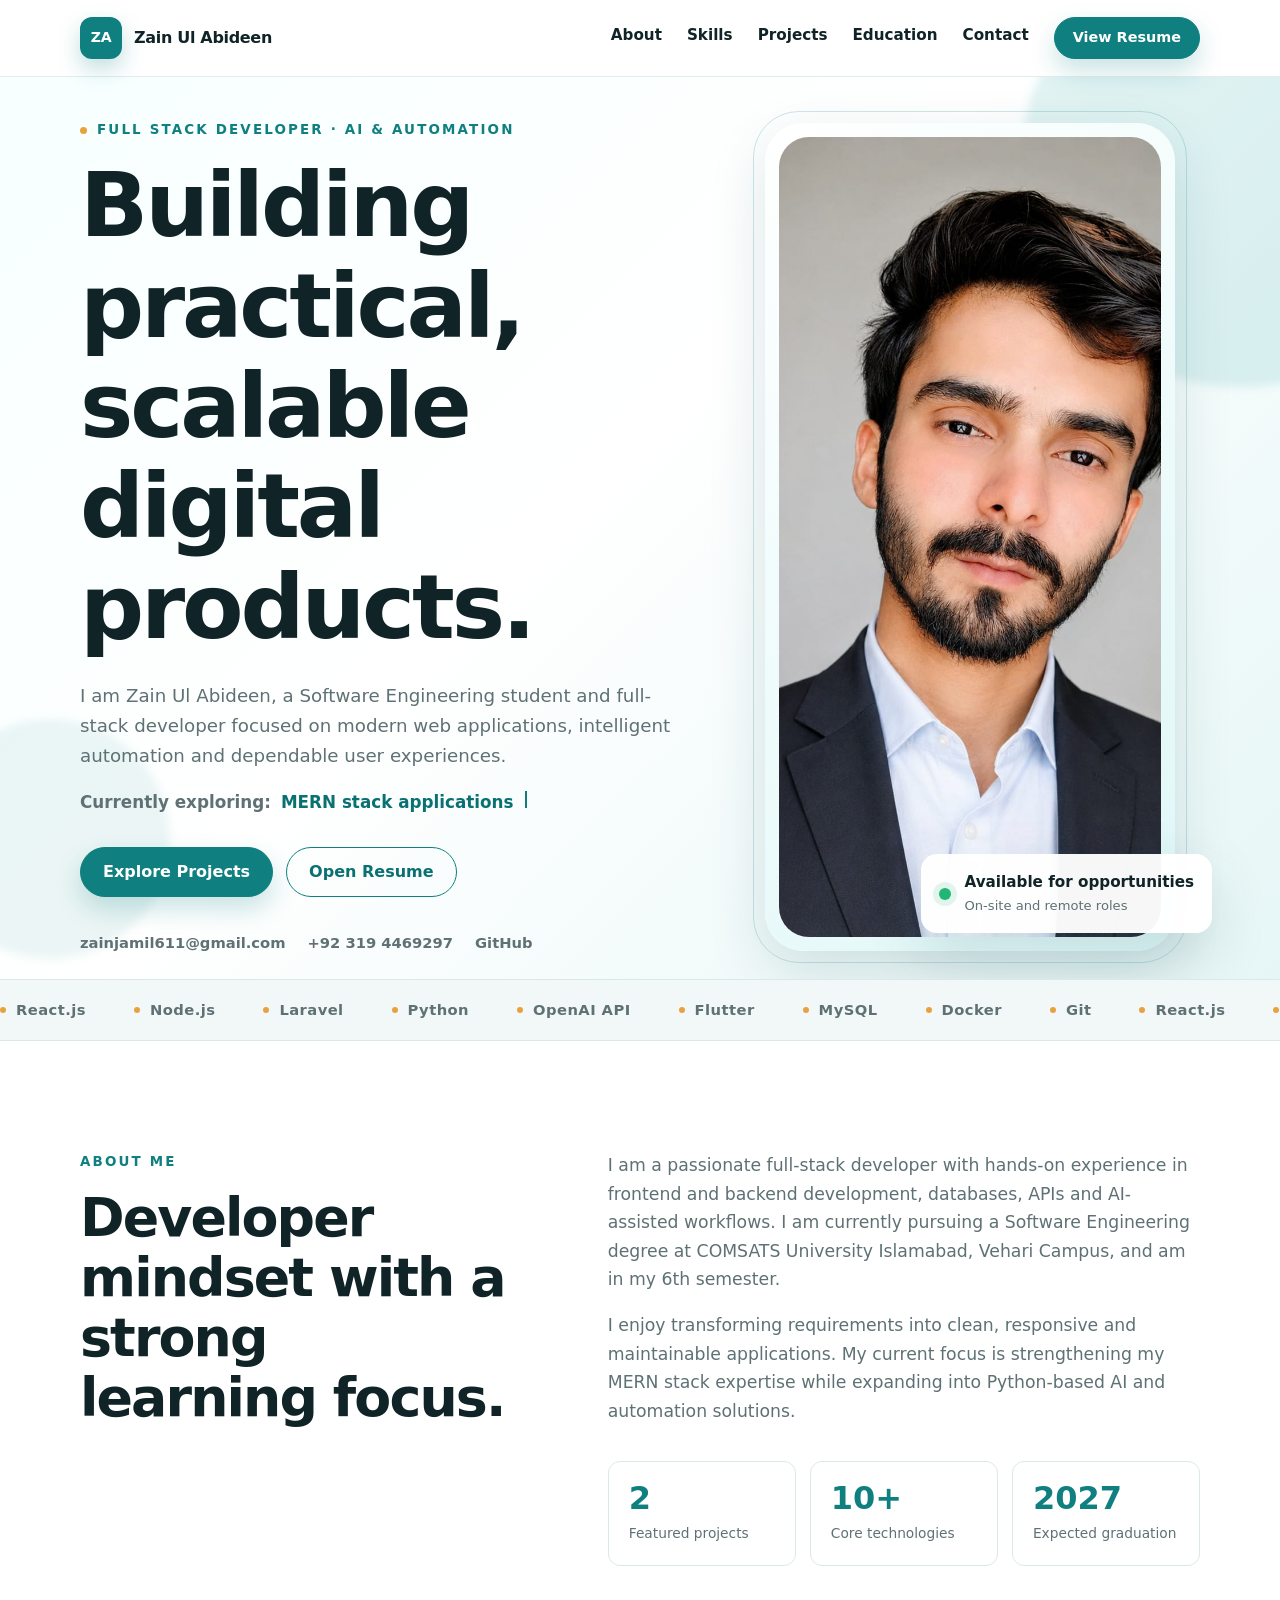
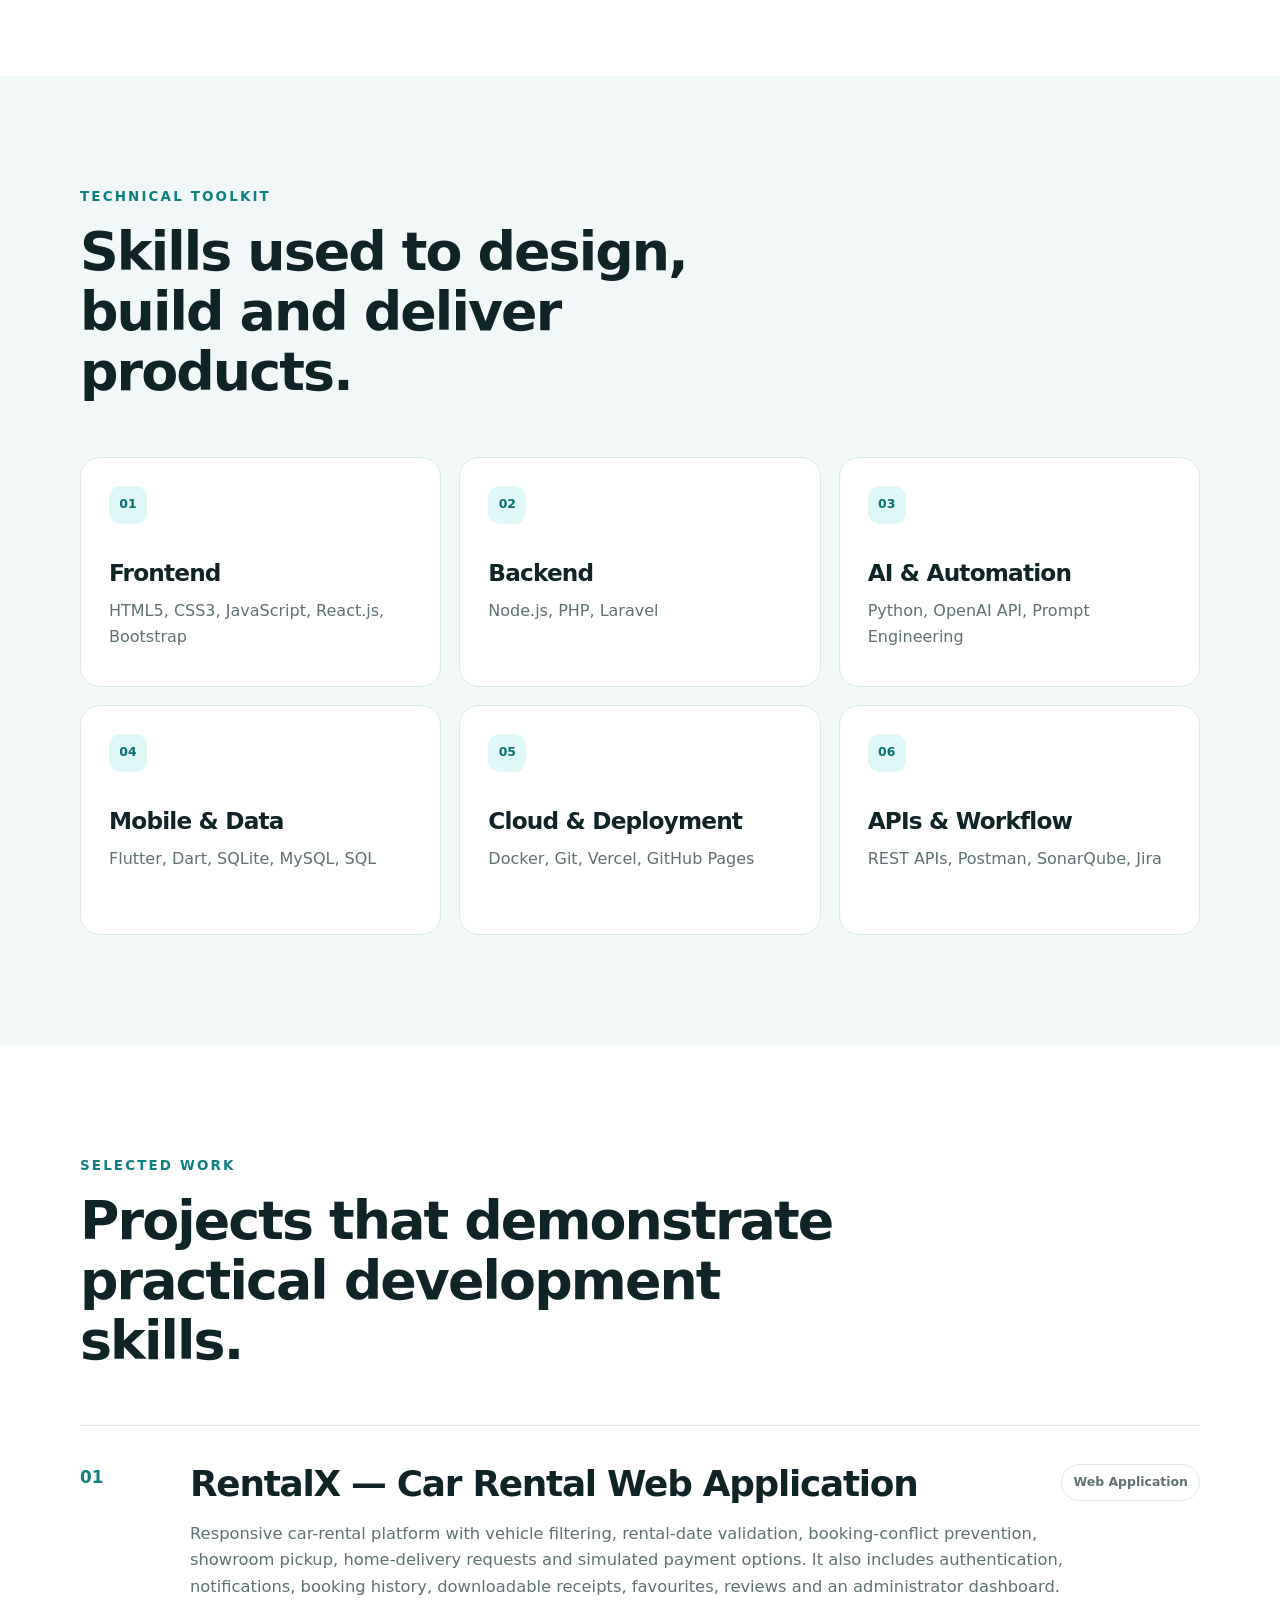
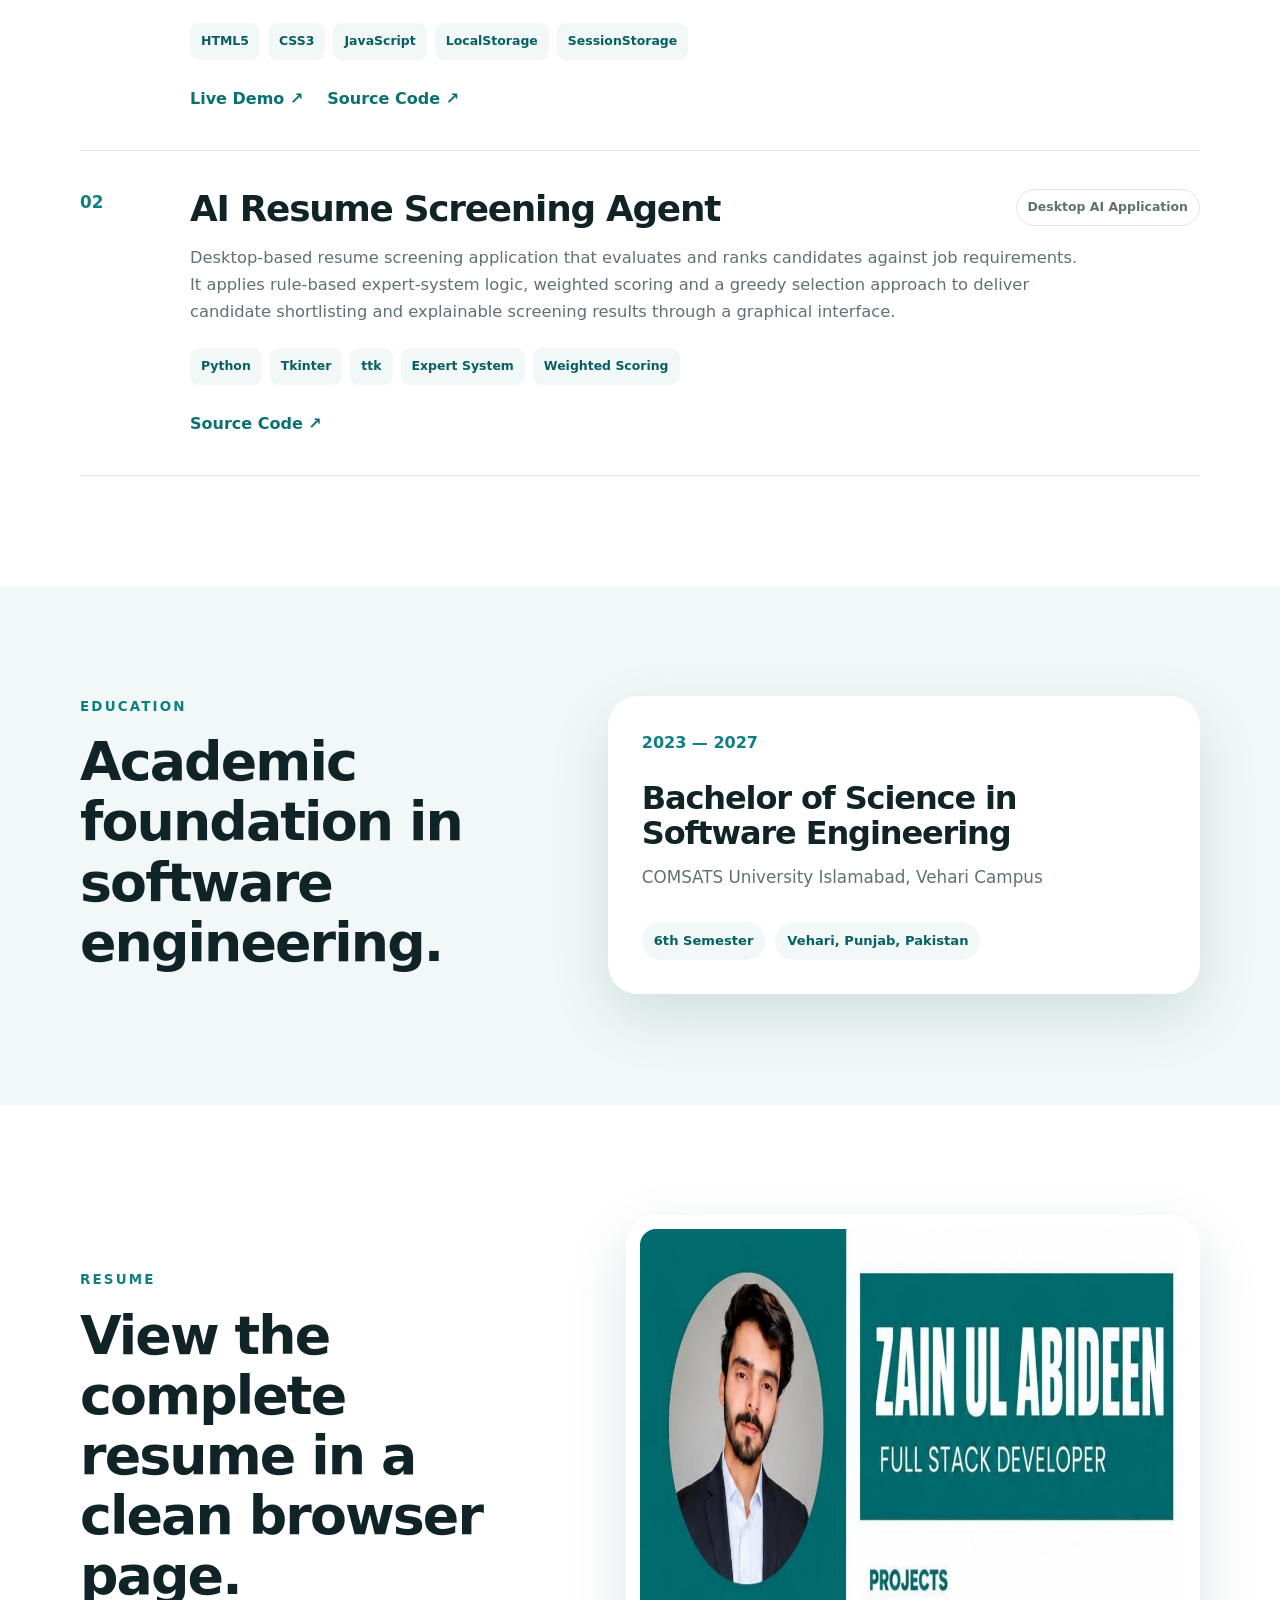
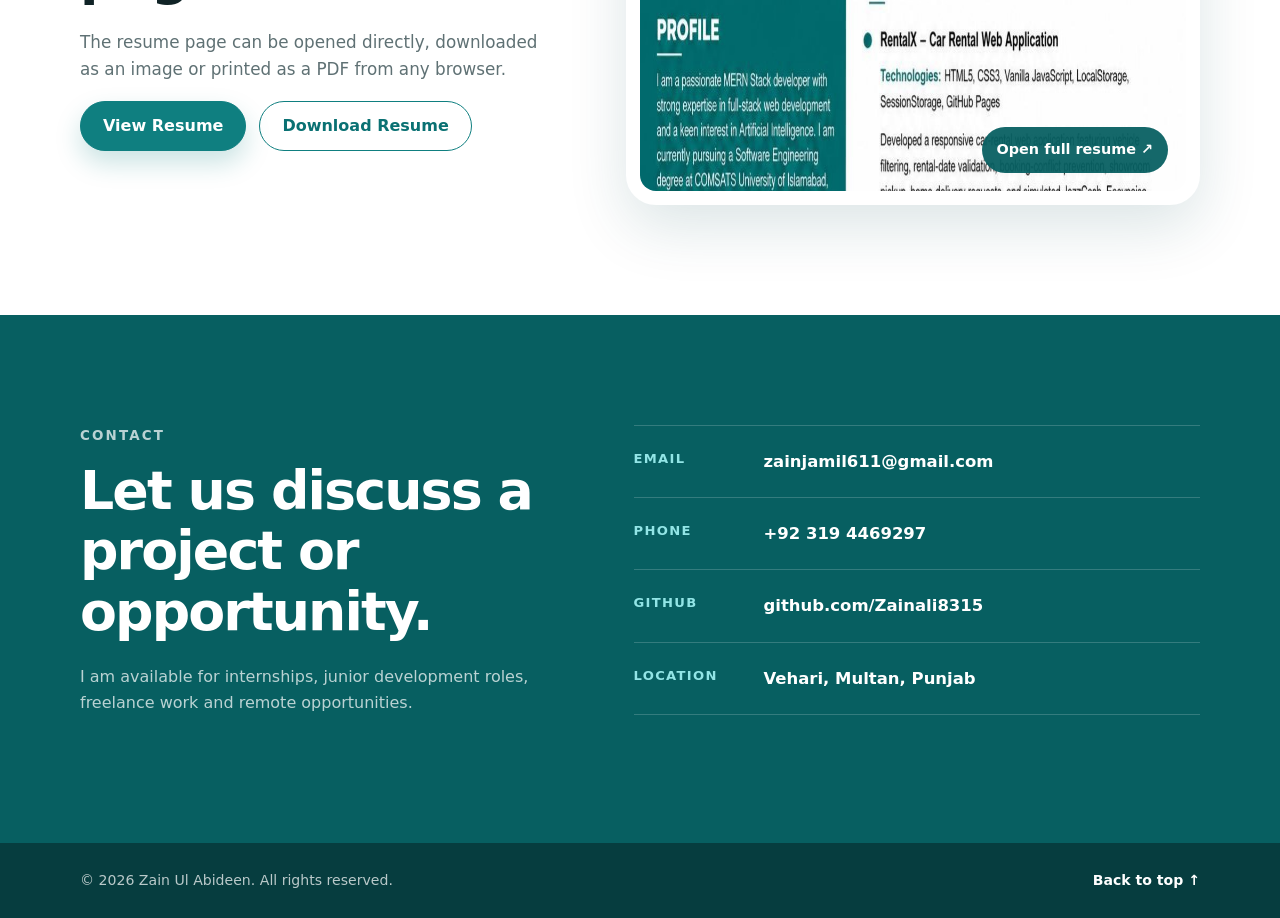
<file: index.html>
<!doctype html>
<html lang="en">
<head>
  <meta charset="utf-8">
  <meta name="viewport" content="width=1280">
  <meta name="description" content="Portfolio of Zain Ul Abideen, a full-stack developer specialising in React, Node.js, Laravel, Python, AI and automation.">
  <meta name="theme-color" content="#0f7f80">
  <meta property="og:title" content="Zain Ul Abideen — Full Stack Developer">
  <meta property="og:description" content="Projects, technical skills, education and resume of Zain Ul Abideen.">
  <meta property="og:type" content="website">
  <meta property="og:image" content="assets/social-preview.jpg">
  <title>Zain Ul Abideen | Full Stack Developer</title>
  <link rel="icon" href="data:image/svg+xml,<svg xmlns=%22http://www.w3.org/2000/svg%22 viewBox=%220 0 100 100%22><rect width=%22100%22 height=%22100%22 rx=%2220%22 fill=%22%230f7f80%22/><text y=%22.78em%22 x=%2250%22 text-anchor=%22middle%22 font-size=%2262%22 font-family=%22Arial%22 font-weight=%22700%22 fill=%22white%22>ZA</text></svg>">
  <link rel="stylesheet" href="styles.css">
  <script defer src="script.js"></script>
</head>
<body>
  <a class="skip-link" href="#main">Skip to content</a>
  <div class="scroll-progress" id="scrollProgress" aria-hidden="true"></div>

  <header class="site-header">
    <nav class="nav container" aria-label="Primary navigation">
      <a class="brand" href="#home" aria-label="Zain Ul Abideen home">
        <span class="brand-mark">ZA</span>
        <span>Zain Ul Abideen</span>
      </a>
      <button class="nav-toggle" type="button" aria-expanded="false" aria-controls="nav-links" aria-label="Open navigation">
        <span></span><span></span><span></span>
      </button>
      <div class="nav-links" id="nav-links">
        <a href="#about" data-nav-link>About</a>
        <a href="#skills" data-nav-link>Skills</a>
        <a href="#projects" data-nav-link>Projects</a>
        <a href="#education" data-nav-link>Education</a>
        <a href="#contact" data-nav-link>Contact</a>
        <a class="button button-small" href="resume.html">View Resume</a>
      </div>
    </nav>
  </header>

  <main id="main">
    <section class="hero section" id="home">
      <div class="hero-glow hero-glow-one"></div>
      <div class="hero-glow hero-glow-two"></div>
      <div class="container hero-grid">
        <div class="hero-content">
          <p class="eyebrow eyebrow-row hero-enter">
            <span class="eyebrow-dot" aria-hidden="true"></span>
            Full Stack Developer · AI &amp; Automation
          </p>
          <h1 class="hero-enter delay-1">Building practical, scalable digital products.</h1>
          <p class="hero-copy hero-enter delay-2">I am Zain Ul Abideen, a Software Engineering student and full-stack developer focused on modern web applications, intelligent automation and dependable user experiences.</p>
          <p class="role-line hero-enter delay-3" aria-live="polite">
            <span class="role-prefix">Currently exploring:</span>
            <span id="roleText"></span><span class="role-cursor" aria-hidden="true"></span>
          </p>
          <div class="hero-actions hero-enter delay-4">
            <a class="button" href="#projects">Explore Projects</a>
            <a class="button button-outline" href="resume.html">Open Resume</a>
          </div>
          <div class="quick-links hero-enter delay-5" aria-label="Contact links">
            <a href="mailto:zainjamil611@gmail.com">zainjamil611@gmail.com</a>
            <a href="tel:+923194469297">+92 319 4469297</a>
            <a href="https://github.com/Zainali8315" target="_blank" rel="noopener noreferrer">GitHub</a>
          </div>
        </div>
        <div class="hero-visual hero-enter delay-2">
          <div class="portrait-frame">
            <img src="assets/profile.jpg" alt="Professional portrait of Zain Ul Abideen" width="800" height="800">
          </div>
          <div class="availability-card">
            <span class="status-dot" aria-hidden="true"></span>
            <div>
              <strong>Available for opportunities</strong>
              <span>On-site and remote roles</span>
            </div>
          </div>
        </div>
      </div>
    </section>

    <div class="ticker-wrap" aria-hidden="true">
      <div class="ticker-track">
        <span>React.js</span><span>Node.js</span><span>Laravel</span><span>Python</span><span>OpenAI API</span><span>Flutter</span><span>MySQL</span><span>Docker</span><span>Git</span>
        <span>React.js</span><span>Node.js</span><span>Laravel</span><span>Python</span><span>OpenAI API</span><span>Flutter</span><span>MySQL</span><span>Docker</span><span>Git</span>
      </div>
    </div>

    <section class="section" id="about">
      <div class="container split-grid">
        <div class="reveal">
          <p class="section-label">About Me</p>
          <h2>Developer mindset with a strong learning focus.</h2>
        </div>
        <div class="about-copy reveal" style="--reveal-delay:.12s">
          <p>I am a passionate full-stack developer with hands-on experience in frontend and backend development, databases, APIs and AI-assisted workflows. I am currently pursuing a Software Engineering degree at COMSATS University Islamabad, Vehari Campus, and am in my 6th semester.</p>
          <p>I enjoy transforming requirements into clean, responsive and maintainable applications. My current focus is strengthening my MERN stack expertise while expanding into Python-based AI and automation solutions.</p>
          <div class="stats reveal-stagger">
            <div><strong data-count="2">0</strong><span>Featured projects</span></div>
            <div><strong data-count="10" data-suffix="+">0</strong><span>Core technologies</span></div>
            <div><strong data-count="2027" data-no-count="true">2027</strong><span>Expected graduation</span></div>
          </div>
        </div>
      </div>
    </section>

    <section class="section section-muted" id="skills">
      <div class="container">
        <div class="section-heading reveal">
          <p class="section-label">Technical Toolkit</p>
          <h2>Skills used to design, build and deliver products.</h2>
        </div>
        <div class="skills-grid reveal-stagger">
          <article class="skill-card">
            <span class="skill-number">01</span>
            <h3>Frontend</h3>
            <p>HTML5, CSS3, JavaScript, React.js, Bootstrap</p>
          </article>
          <article class="skill-card">
            <span class="skill-number">02</span>
            <h3>Backend</h3>
            <p>Node.js, PHP, Laravel</p>
          </article>
          <article class="skill-card">
            <span class="skill-number">03</span>
            <h3>AI & Automation</h3>
            <p>Python, OpenAI API, Prompt Engineering</p>
          </article>
          <article class="skill-card">
            <span class="skill-number">04</span>
            <h3>Mobile & Data</h3>
            <p>Flutter, Dart, SQLite, MySQL, SQL</p>
          </article>
          <article class="skill-card">
            <span class="skill-number">05</span>
            <h3>Cloud & Deployment</h3>
            <p>Docker, Git, Vercel, GitHub Pages</p>
          </article>
          <article class="skill-card">
            <span class="skill-number">06</span>
            <h3>APIs & Workflow</h3>
            <p>REST APIs, Postman, SonarQube, Jira</p>
          </article>
        </div>
      </div>
    </section>

    <section class="section" id="projects">
      <div class="container">
        <div class="section-heading reveal">
          <p class="section-label">Selected Work</p>
          <h2>Projects that demonstrate practical development skills.</h2>
        </div>

        <article class="project-card project-featured reveal">
          <div class="project-index">01</div>
          <div class="project-content">
            <div class="project-topline">
              <h3>RentalX — Car Rental Web Application</h3>
              <span class="project-type">Web Application</span>
            </div>
            <p>Responsive car-rental platform with vehicle filtering, rental-date validation, booking-conflict prevention, showroom pickup, home-delivery requests and simulated payment options. It also includes authentication, notifications, booking history, downloadable receipts, favourites, reviews and an administrator dashboard.</p>
            <div class="tags" aria-label="RentalX technologies">
              <span>HTML5</span><span>CSS3</span><span>JavaScript</span><span>LocalStorage</span><span>SessionStorage</span>
            </div>
            <div class="project-links">
              <a class="text-link" href="https://zainali8315.github.io/RentalX-Live-Demo/" target="_blank" rel="noopener noreferrer">Live Demo <span>↗</span></a>
              <a class="text-link" href="https://github.com/Zainali8315/RentalX-Live-Demo" target="_blank" rel="noopener noreferrer">Source Code <span>↗</span></a>
            </div>
          </div>
        </article>

        <article class="project-card reveal" style="--reveal-delay:.1s">
          <div class="project-index">02</div>
          <div class="project-content">
            <div class="project-topline">
              <h3>AI Resume Screening Agent</h3>
              <span class="project-type">Desktop AI Application</span>
            </div>
            <p>Desktop-based resume screening application that evaluates and ranks candidates against job requirements. It applies rule-based expert-system logic, weighted scoring and a greedy selection approach to deliver candidate shortlisting and explainable screening results through a graphical interface.</p>
            <div class="tags" aria-label="AI Resume Screening Agent technologies">
              <span>Python</span><span>Tkinter</span><span>ttk</span><span>Expert System</span><span>Weighted Scoring</span>
            </div>
            <div class="project-links">
              <a class="text-link" href="https://github.com/Zainali8315/AI-Resume-Screening-Agent" target="_blank" rel="noopener noreferrer">Source Code <span>↗</span></a>
            </div>
          </div>
        </article>
      </div>
    </section>

    <section class="section section-muted" id="education">
      <div class="container split-grid">
        <div class="reveal">
          <p class="section-label">Education</p>
          <h2>Academic foundation in software engineering.</h2>
        </div>
        <article class="education-card reveal" style="--reveal-delay:.12s">
          <div class="education-years">2023 — 2027</div>
          <h3>Bachelor of Science in Software Engineering</h3>
          <p>COMSATS University Islamabad, Vehari Campus</p>
          <div class="education-meta">
            <span>6th Semester</span>
            <span>Vehari, Punjab, Pakistan</span>
          </div>
        </article>
      </div>
    </section>

    <section class="section resume-section">
      <div class="container resume-grid">
        <div class="reveal">
          <p class="section-label">Resume</p>
          <h2>View the complete resume in a clean browser page.</h2>
          <p>The resume page can be opened directly, downloaded as an image or printed as a PDF from any browser.</p>
          <div class="hero-actions">
            <a class="button" href="resume.html">View Resume</a>
            <a class="button button-outline" href="assets/resume.jpg" download="Zain-Ul-Abideen-Resume.jpg">Download Resume</a>
          </div>
        </div>
        <a class="resume-preview reveal" style="--reveal-delay:.12s" href="resume.html" aria-label="Open full resume">
          <img src="assets/resume.jpg" alt="Preview of Zain Ul Abideen's resume" width="1024" height="1537" loading="lazy">
          <span>Open full resume ↗</span>
        </a>
      </div>
    </section>

    <section class="section contact-section" id="contact">
      <div class="container contact-grid">
        <div class="reveal">
          <p class="section-label section-label-light">Contact</p>
          <h2>Let us discuss a project or opportunity.</h2>
          <p>I am available for internships, junior development roles, freelance work and remote opportunities.</p>
        </div>
        <div class="contact-list reveal" style="--reveal-delay:.12s">
          <a href="mailto:zainjamil611@gmail.com"><span>Email</span><strong>zainjamil611@gmail.com</strong></a>
          <a href="tel:+923194469297"><span>Phone</span><strong>+92 319 4469297</strong></a>
          <a href="https://github.com/Zainali8315" target="_blank" rel="noopener noreferrer"><span>GitHub</span><strong>github.com/Zainali8315</strong></a>
          <div><span>Location</span><strong>Vehari, Multan, Punjab</strong></div>
        </div>
      </div>
    </section>
  </main>

  <footer class="site-footer">
    <div class="container footer-content">
      <p>© <span id="year"></span> Zain Ul Abideen. All rights reserved.</p>
      <a href="#home">Back to top ↑</a>
    </div>
  </footer>
</body>
</html>
</file>
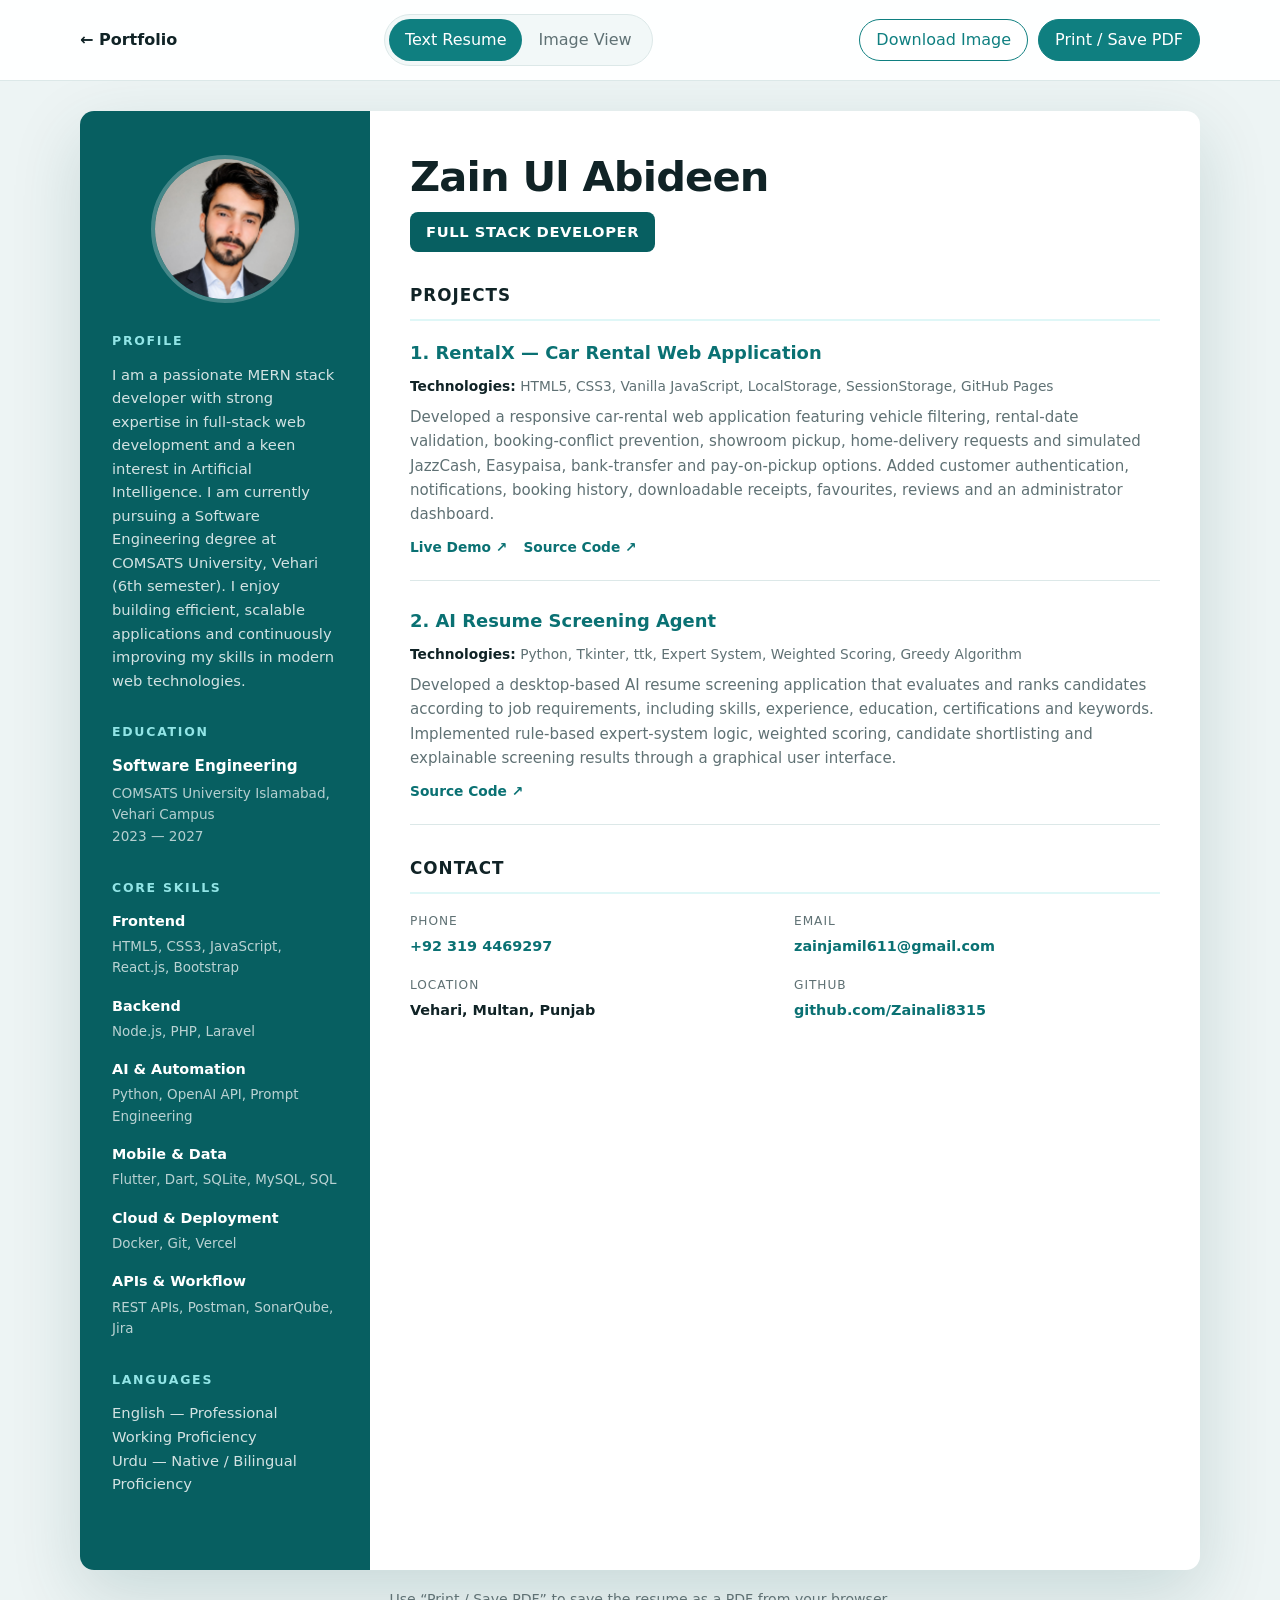
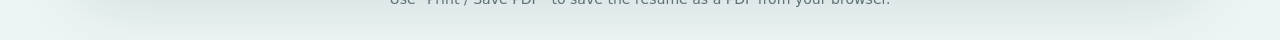
<file: resume.html>
<!doctype html>
<html lang="en">
<head>
  <meta charset="utf-8">
  <meta name="viewport" content="width=1280">
  <meta name="description" content="Resume of Zain Ul Abideen, Full Stack Developer.">
  <meta name="theme-color" content="#0f7f80">
  <title>Resume | Zain Ul Abideen</title>
  <style>
    :root { --teal: #0f7f80; --teal-800: #0a7173; --teal-900: #075f61; --teal-100: #dff7f7; --ink: #102326; --muted: #5f7174; --line: #dce8e8; --surface-soft: #f2f8f8; --shadow: 0 24px 70px rgba(3,74,76,.16); --ease: cubic-bezier(.22,1,.36,1); }
    * { box-sizing: border-box; }
    html { scroll-behavior: smooth; }
    body { margin: 0; font-family: Inter, ui-sans-serif, system-ui, -apple-system, "Segoe UI", sans-serif; color: var(--ink); background: #edf4f4; line-height: 1.6; }
    img { max-width: 100%; display: block; }
    a { color: inherit; }

    .toolbar { position: sticky; top: 0; z-index: 10; display: flex; flex-wrap: wrap; justify-content: space-between; align-items: center; gap: 16px; padding: 14px max(18px, calc((100% - 1120px)/2)); border-bottom: 1px solid var(--line); background: rgba(255,255,255,.94); backdrop-filter: blur(14px); }
    .brand { font-weight: 900; text-decoration: none; }
    .actions { display: flex; gap: 10px; flex-wrap: wrap; }
    .btn { display: inline-flex; align-items: center; justify-content: center; min-height: 42px; padding: 0 16px; border: 1px solid var(--teal); border-radius: 999px; color: #fff; background: var(--teal); text-decoration: none; font-weight: 800; cursor: pointer; font: inherit; transition: transform .25s var(--ease), box-shadow .25s var(--ease); }
    .btn:hover { transform: translateY(-2px); box-shadow: 0 14px 28px rgba(15,127,128,.25); }
    .btn.alt { background: #fff; color: var(--teal); }

    .view-toggle { display: inline-flex; padding: 4px; border-radius: 999px; background: var(--surface-soft); border: 1px solid var(--line); }
    .view-toggle button { border: 0; background: transparent; padding: 8px 16px; border-radius: 999px; font-weight: 800; font-size: .86rem; color: var(--muted); cursor: pointer; font: inherit; transition: background .25s var(--ease), color .25s var(--ease); }
    .view-toggle button.active { background: var(--teal); color: #fff; }

    main { width: min(1120px, calc(100% - 24px)); margin: 30px auto; }
    .note { text-align: center; color: var(--muted); font-size: .88rem; margin: 18px 0 30px; }

    /* image view */
    .resume-shell { overflow: hidden; border-radius: 14px; background: #fff; box-shadow: var(--shadow); }
    .resume-shell img { width: 100%; }

    /* text view */
    .resume-doc { display: none; overflow: hidden; border-radius: 14px; background: #fff; box-shadow: var(--shadow); }
    .resume-doc.active { display: grid; }
    .resume-shell.hidden { display: none; }
    .doc-grid { display: grid; grid-template-columns: 290px 1fr; min-height: 100%; }

    .doc-side { background: var(--teal-900); color: #fff; padding: 44px 32px; }
    .doc-photo { width: 148px; height: 148px; border-radius: 50%; overflow: hidden; margin: 0 auto 28px; border: 4px solid rgba(255,255,255,.25); }
    .doc-photo img { width: 100%; height: 100%; object-fit: cover; object-position: center 22%; }
    .doc-side h2 { font-size: .78rem; letter-spacing: .14em; text-transform: uppercase; color: #92e5e6; margin: 0 0 12px; }
    .doc-side section { margin-bottom: 30px; }
    .doc-side p { margin: 0; color: rgba(255,255,255,.82); font-size: .92rem; }
    .doc-side .doc-edu strong { display: block; font-size: .95rem; margin-bottom: 4px; }
    .doc-side .doc-edu span { display: block; color: rgba(255,255,255,.7); font-size: .85rem; }
    .skill-block { margin-bottom: 16px; }
    .skill-block strong { display: block; font-size: .9rem; margin-bottom: 3px; }
    .skill-block span { display: block; color: rgba(255,255,255,.72); font-size: .84rem; }

    .doc-main { padding: 44px 40px; }
    .doc-name { font-size: clamp(2rem, 4vw, 2.6rem); font-weight: 900; letter-spacing: -.02em; margin: 0 0 4px; line-height: 1.05; }
    .doc-role { display: inline-block; margin: 10px 0 30px; padding: 8px 16px; border-radius: 8px; background: var(--teal-900); color: #fff; font-weight: 800; font-size: .92rem; letter-spacing: .04em; text-transform: uppercase; }
    .doc-main h2 { font-size: 1.05rem; letter-spacing: .06em; text-transform: uppercase; color: var(--ink); margin: 0 0 18px; padding-bottom: 10px; border-bottom: 2px solid var(--teal-100); }
    .doc-project { margin-bottom: 26px; padding-bottom: 22px; border-bottom: 1px solid var(--line); }
    .doc-project:last-child { border-bottom: 0; margin-bottom: 0; padding-bottom: 0; }
    .doc-project h3 { margin: 0 0 8px; font-size: 1.12rem; color: var(--teal-800); }
    .doc-project .meta { font-size: .86rem; color: var(--muted); margin-bottom: 8px; }
    .doc-project .meta strong { color: var(--ink); }
    .doc-project p { margin: 0 0 10px; color: var(--muted); font-size: .94rem; }
    .doc-project .links { display: flex; flex-wrap: wrap; gap: 16px; font-size: .86rem; font-weight: 800; }
    .doc-project .links a { color: var(--teal-800); text-decoration: none; }
    .doc-project .links a:hover { text-decoration: underline; }

    .doc-contact-grid { display: grid; grid-template-columns: 1fr 1fr; gap: 18px; margin-top: 8px; }
    .doc-contact-grid div { font-size: .9rem; }
    .doc-contact-label { display: block; color: var(--muted); font-size: .76rem; text-transform: uppercase; letter-spacing: .08em; margin-bottom: 4px; }
    .doc-contact-value { display: block; color: var(--ink); font-weight: 700; }
    .doc-contact-value-link { display: block; color: var(--teal-800); text-decoration: none; font-weight: 700; }
    .doc-contact-value-link:hover { text-decoration: underline; }

    @media (max-width: 760px) {
      .doc-grid { grid-template-columns: 1fr; }
      .doc-side, .doc-main { padding: 32px 24px; }
      .toolbar { flex-direction: column; align-items: stretch; }
      .actions { justify-content: space-between; }
    }

    @media print {
      @page { size: A4; margin: 0; }
      .toolbar, .note, .view-toggle { display: none !important; }
      body { background: #fff; }
      main { width: 100%; margin: 0; }
      .resume-shell, .resume-doc { box-shadow: none; border-radius: 0; }
      .resume-doc { display: grid !important; }
      .resume-shell { display: none !important; }
      /* Force the desktop two-column layout regardless of viewport width */
      .doc-grid { grid-template-columns: 240px 1fr !important; }
      .doc-side, .doc-main { padding: 28px 22px !important; }
      .doc-photo { width: 110px !important; height: 110px !important; margin-bottom: 20px !important; }
      .doc-name { font-size: 1.9rem !important; }
      .doc-project { page-break-inside: avoid; }
      .doc-side section { page-break-inside: avoid; }
    }
  </style>
</head>
<body>
  <header class="toolbar">
    <a class="brand" href="index.html">← Portfolio</a>
    <div class="view-toggle" role="group" aria-label="Resume view">
      <button type="button" id="btnText" class="active">Text Resume</button>
      <button type="button" id="btnImage">Image View</button>
    </div>
    <div class="actions">
      <a class="btn alt" href="assets/resume.jpg" download="Zain-Ul-Abideen-Resume.jpg">Download Image</a>
      <button class="btn" type="button" onclick="window.print()">Print / Save PDF</button>
    </div>
  </header>
  <main>
    <div class="resume-doc active" id="docView">
      <div class="doc-grid">
        <aside class="doc-side">
          <div class="doc-photo">
            <img src="assets/profile.jpg" alt="Zain Ul Abideen">
          </div>
          <section>
            <h2>Profile</h2>
            <p>I am a passionate MERN stack developer with strong expertise in full-stack web development and a keen interest in Artificial Intelligence. I am currently pursuing a Software Engineering degree at COMSATS University, Vehari (6th semester). I enjoy building efficient, scalable applications and continuously improving my skills in modern web technologies.</p>
          </section>
          <section class="doc-edu">
            <h2>Education</h2>
            <strong>Software Engineering</strong>
            <span>COMSATS University Islamabad, Vehari Campus</span>
            <span>2023 — 2027</span>
          </section>
          <section>
            <h2>Core Skills</h2>
            <div class="skill-block">
              <strong>Frontend</strong>
              <span>HTML5, CSS3, JavaScript, React.js, Bootstrap</span>
            </div>
            <div class="skill-block">
              <strong>Backend</strong>
              <span>Node.js, PHP, Laravel</span>
            </div>
            <div class="skill-block">
              <strong>AI &amp; Automation</strong>
              <span>Python, OpenAI API, Prompt Engineering</span>
            </div>
            <div class="skill-block">
              <strong>Mobile &amp; Data</strong>
              <span>Flutter, Dart, SQLite, MySQL, SQL</span>
            </div>
            <div class="skill-block">
              <strong>Cloud &amp; Deployment</strong>
              <span>Docker, Git, Vercel</span>
            </div>
            <div class="skill-block">
              <strong>APIs &amp; Workflow</strong>
              <span>REST APIs, Postman, SonarQube, Jira</span>
            </div>
          </section>
          <section>
            <h2>Languages</h2>
            <p>English — Professional Working Proficiency<br>Urdu — Native / Bilingual Proficiency</p>
          </section>
        </aside>

        <div class="doc-main">
          <h1 class="doc-name">Zain Ul Abideen</h1>
          <span class="doc-role">Full Stack Developer</span>

          <h2>Projects</h2>

          <article class="doc-project">
            <h3>1. RentalX — Car Rental Web Application</h3>
            <div class="meta"><strong>Technologies:</strong> HTML5, CSS3, Vanilla JavaScript, LocalStorage, SessionStorage, GitHub Pages</div>
            <p>Developed a responsive car-rental web application featuring vehicle filtering, rental-date validation, booking-conflict prevention, showroom pickup, home-delivery requests and simulated JazzCash, Easypaisa, bank-transfer and pay-on-pickup options. Added customer authentication, notifications, booking history, downloadable receipts, favourites, reviews and an administrator dashboard.</p>
            <div class="links">
              <a href="https://zainali8315.github.io/RentalX-Live-Demo/" target="_blank" rel="noopener noreferrer">Live Demo ↗</a>
              <a href="https://github.com/Zainali8315/RentalX-Live-Demo" target="_blank" rel="noopener noreferrer">Source Code ↗</a>
            </div>
          </article>

          <article class="doc-project">
            <h3>2. AI Resume Screening Agent</h3>
            <div class="meta"><strong>Technologies:</strong> Python, Tkinter, ttk, Expert System, Weighted Scoring, Greedy Algorithm</div>
            <p>Developed a desktop-based AI resume screening application that evaluates and ranks candidates according to job requirements, including skills, experience, education, certifications and keywords. Implemented rule-based expert-system logic, weighted scoring, candidate shortlisting and explainable screening results through a graphical user interface.</p>
            <div class="links">
              <a href="https://github.com/Zainali8315/AI-Resume-Screening-Agent" target="_blank" rel="noopener noreferrer">Source Code ↗</a>
            </div>
          </article>

          <h2 style="margin-top:30px;">Contact</h2>
          <div class="doc-contact-grid doc-contact-grid-light">
            <div><span class="doc-contact-label">Phone</span><a href="tel:+923194469297" class="doc-contact-value-link">+92 319 4469297</a></div>
            <div><span class="doc-contact-label">Email</span><a href="mailto:zainjamil611@gmail.com" class="doc-contact-value-link">zainjamil611@gmail.com</a></div>
            <div><span class="doc-contact-label">Location</span><span class="doc-contact-value">Vehari, Multan, Punjab</span></div>
            <div><span class="doc-contact-label">GitHub</span><a href="https://github.com/Zainali8315" target="_blank" rel="noopener noreferrer" class="doc-contact-value-link">github.com/Zainali8315</a></div>
          </div>
        </div>
      </div>
    </div>

    <div class="resume-shell hidden" id="imageView">
      <img src="assets/resume.jpg" alt="Resume of Zain Ul Abideen" width="1024" height="1537">
    </div>

    <p class="note">Use “Print / Save PDF” to save the resume as a PDF from your browser.</p>
  </main>

  <script>
    const btnText = document.getElementById('btnText');
    const btnImage = document.getElementById('btnImage');
    const docView = document.getElementById('docView');
    const imageView = document.getElementById('imageView');

    btnText.addEventListener('click', () => {
      btnText.classList.add('active');
      btnImage.classList.remove('active');
      docView.classList.add('active');
      imageView.classList.add('hidden');
    });

    btnImage.addEventListener('click', () => {
      btnImage.classList.add('active');
      btnText.classList.remove('active');
      imageView.classList.remove('hidden');
      docView.classList.remove('active');
    });
  </script>
</body>
</html>
</file>
<file: styles.css>
:root {
  --teal-900: #075f61;
  --teal-800: #0a7173;
  --teal-700: #0f7f80;
  --teal-500: #20a3a5;
  --teal-100: #dff7f7;
  --amber-500: #e8a23d;
  --amber-100: #fdf2e1;
  --ink: #102326;
  --muted: #5f7174;
  --surface: #ffffff;
  --surface-soft: #f2f8f8;
  --line: #dce8e8;
  --shadow: 0 22px 60px rgba(3, 74, 76, .14);
  --shadow-lg: 0 32px 90px rgba(3, 74, 76, .20);
  --radius-lg: 30px;
  --radius-md: 20px;
  --radius-sm: 12px;
  --ease: cubic-bezier(.22, 1, .36, 1);
}

* { box-sizing: border-box; }
html { scroll-behavior: smooth; }
body {
  margin: 0;
  font-family: Inter, ui-sans-serif, system-ui, -apple-system, BlinkMacSystemFont, "Segoe UI", sans-serif;
  color: var(--ink);
  background: var(--surface);
  line-height: 1.65;
  -webkit-font-smoothing: antialiased;
  font-feature-settings: "tnum" 1;
}
img { max-width: 100%; display: block; }
a { color: inherit; }
button, input, textarea { font: inherit; }
.container { width: min(1120px, calc(100% - 40px)); margin-inline: auto; }
.section { position: relative; padding: 110px 0; scroll-margin-top: 82px; }
.section-muted { background: var(--surface-soft); }
.skip-link { position: fixed; left: 16px; top: -60px; z-index: 9999; padding: 10px 16px; background: #fff; border-radius: 8px; transition: .2s; }
.skip-link:focus { top: 16px; }

/* progress bar */
.scroll-progress { position: fixed; top: 0; left: 0; height: 3px; width: 0%; background: linear-gradient(90deg, var(--teal-500), var(--amber-500)); z-index: 1000; transition: width .1s linear; }

.site-header {
  position: sticky;
  top: 0;
  z-index: 100;
  border-bottom: 1px solid rgba(220, 232, 232, .8);
  background: rgba(255,255,255,.86);
  backdrop-filter: blur(18px);
}
.nav { min-height: 76px; display: flex; align-items: center; justify-content: space-between; gap: 24px; }
.brand { display: inline-flex; align-items: center; gap: 12px; font-weight: 800; text-decoration: none; letter-spacing: -.02em; }
.brand-mark { width: 42px; height: 42px; display: grid; place-items: center; border-radius: 12px; background: var(--teal-700); color: #fff; font-size: .88rem; box-shadow: 0 10px 22px rgba(15,127,128,.25); transition: transform .4s var(--ease); }
.brand:hover .brand-mark { transform: rotate(-8deg) scale(1.06); }
.nav-links { display: flex; align-items: center; gap: 25px; }
.nav-links a:not(.button) { position: relative; text-decoration: none; font-size: .95rem; font-weight: 650; padding-bottom: 4px; }
.nav-links a:not(.button)::after { content: ""; position: absolute; left: 0; right: 100%; bottom: 0; height: 2px; background: var(--teal-700); transition: right .3s var(--ease); }
.nav-links a:not(.button):hover { color: var(--teal-700); }
.nav-links a:not(.button):hover::after { right: 0; }
.nav-links a.active:not(.button) { color: var(--teal-700); }
.nav-links a.active:not(.button)::after { right: 0; }
.nav-toggle { display: none; width: 44px; height: 44px; padding: 10px; border: 0; background: transparent; cursor: pointer; }
.nav-toggle span { display: block; height: 2px; margin: 5px 0; background: var(--ink); transition: transform .3s var(--ease), opacity .3s var(--ease); }

.button { display: inline-flex; align-items: center; justify-content: center; min-height: 50px; padding: 0 22px; border: 1px solid var(--teal-700); border-radius: 999px; background: var(--teal-700); color: #fff; text-decoration: none; font-weight: 800; box-shadow: 0 12px 26px rgba(15,127,128,.22); transition: transform .3s var(--ease), box-shadow .3s var(--ease), background .3s var(--ease); }
.button:hover { transform: translateY(-3px); background: var(--teal-800); box-shadow: 0 20px 38px rgba(15,127,128,.30); }
.button:active { transform: translateY(-1px); }
.button-small { min-height: 42px; padding: 0 18px; font-size: .9rem; }
.button-outline { background: transparent; color: var(--teal-800); box-shadow: none; }
.button-outline:hover { color: #fff; }

/* hero */
.hero { overflow: hidden; min-height: calc(100vh - 76px); display: grid; align-items: center; padding: 42px 0 24px; background: linear-gradient(135deg, #f7ffff 0%, #fff 46%, #e6f6f6 100%); }
.hero-grid { display: grid; grid-template-columns: minmax(0, 1.08fr) minmax(320px, 460px); align-items: center; gap: clamp(36px, 5vw, 72px); }
.hero-content, .hero-visual { position: relative; z-index: 2; }
.hero-visual { display: flex; justify-content: flex-end; align-items: center; width: 100%; max-width: 460px; margin-left: auto; }
.eyebrow, .section-label { margin: 0 0 14px; color: var(--teal-700); font-size: .84rem; font-weight: 900; letter-spacing: .16em; text-transform: uppercase; }
.eyebrow-row { display: flex; align-items: center; gap: 10px; }
.eyebrow-dot { width: 7px; height: 7px; border-radius: 50%; background: var(--amber-500); flex: 0 0 auto; animation: pulse-dot 2.2s ease-in-out infinite; }
h1, h2, h3 { margin-top: 0; line-height: 1.12; letter-spacing: -.035em; }
h1 { max-width: 790px; margin-bottom: 24px; font-size: clamp(3.2rem, 7vw, 6.5rem); }
h2 { margin-bottom: 22px; font-size: clamp(2.3rem, 4.2vw, 4.2rem); }
h3 { font-size: 1.45rem; }
.hero-copy { max-width: 680px; margin: 0 0 18px; color: var(--muted); font-size: 1.14rem; }
.role-line { display: flex; align-items: baseline; gap: 10px; margin: 0 0 30px; min-height: 1.6em; font-size: 1.05rem; font-weight: 750; color: var(--teal-800); }
.role-line .role-prefix { color: var(--muted); font-weight: 650; }
.role-cursor { display: inline-block; width: 2px; height: 1.05em; margin-left: 1px; background: var(--teal-700); animation: blink 1s step-end infinite; }
.hero-actions { display: flex; flex-wrap: wrap; gap: 13px; }
.quick-links { display: flex; flex-wrap: wrap; gap: 10px 22px; margin-top: 34px; }
.quick-links a { position: relative; color: var(--muted); text-decoration: none; font-size: .92rem; font-weight: 700; }
.quick-links a::after { content: ""; position: absolute; left: 0; right: 100%; bottom: -4px; height: 1px; background: var(--teal-700); transition: right .3s var(--ease); }
.quick-links a:hover { color: var(--teal-700); }
.quick-links a:hover::after { right: 0; }

.portrait-frame { position: relative; width: min(100%, 410px); height: auto; flex: 0 0 auto; margin-inline: auto; padding: 14px; border-radius: 38px; background: linear-gradient(140deg, #fff, var(--teal-100)); box-shadow: var(--shadow); animation: float-frame 6s ease-in-out infinite; }
.portrait-frame::before { content: ""; position: absolute; inset: -12px; border: 1px solid rgba(15,127,128,.20); border-radius: 46px; }
.portrait-frame img { position: relative; width: 100%; aspect-ratio: 1 / 1; object-fit: cover; object-position: center 22%; border-radius: 30px; transform: none; }
.availability-card { position: absolute; right: -12px; bottom: 18px; display: flex; align-items: center; gap: 13px; min-width: 240px; padding: 16px 18px; border-radius: 16px; background: rgba(255,255,255,.96); box-shadow: var(--shadow); transition: transform .3s var(--ease); }
.availability-card:hover { transform: translateY(-3px); }
.availability-card strong, .availability-card span { display: block; }
.availability-card strong { font-size: .95rem; }
.availability-card span { color: var(--muted); font-size: .82rem; }
.status-dot { width: 12px; height: 12px; flex: 0 0 auto; border-radius: 50%; background: #22b573; box-shadow: 0 0 0 6px rgba(34,181,115,.13); animation: pulse-dot 2.2s ease-in-out infinite; }
.hero-glow { position: absolute; border-radius: 50%; filter: blur(4px); pointer-events: none; }
.hero-glow-one { width: 440px; height: 440px; right: -180px; top: -130px; background: rgba(32,163,165,.13); animation: drift-one 14s ease-in-out infinite; }
.hero-glow-two { width: 240px; height: 240px; left: -70px; bottom: 20px; background: rgba(15,127,128,.08); animation: drift-two 16s ease-in-out infinite; }

/* tech ticker */
.ticker-wrap { overflow: hidden; border-top: 1px solid var(--line); border-bottom: 1px solid var(--line); background: var(--surface-soft); padding: 18px 0; }
.ticker-track { display: flex; gap: 48px; width: max-content; animation: ticker 28s linear infinite; }
.ticker-track span { display: inline-flex; align-items: center; gap: 10px; color: var(--muted); font-weight: 800; font-size: .92rem; letter-spacing: .03em; white-space: nowrap; }
.ticker-track span::before { content: ""; width: 6px; height: 6px; border-radius: 50%; background: var(--amber-500); }
.ticker-wrap:hover .ticker-track { animation-play-state: paused; }

.split-grid { display: grid; grid-template-columns: .85fr 1.15fr; gap: 90px; align-items: start; }
.about-copy > p { margin-top: 0; color: var(--muted); font-size: 1.08rem; }
.stats { display: grid; grid-template-columns: repeat(3, 1fr); gap: 14px; margin-top: 36px; }
.stats div { padding: 20px; border: 1px solid var(--line); border-radius: var(--radius-sm); transition: transform .3s var(--ease), border-color .3s var(--ease), box-shadow .3s var(--ease); }
.stats div:hover { transform: translateY(-4px); border-color: rgba(15,127,128,.35); box-shadow: 0 16px 34px rgba(6,96,98,.10); }
.stats strong, .stats span { display: block; }
.stats strong { color: var(--teal-700); font-size: 2rem; line-height: 1; font-variant-numeric: tabular-nums; }
.stats span { margin-top: 8px; color: var(--muted); font-size: .86rem; }
.section-heading { max-width: 760px; margin-bottom: 54px; }
.skills-grid { display: grid; grid-template-columns: repeat(3, 1fr); gap: 18px; }
.skill-card { position: relative; min-height: 230px; padding: 28px; border: 1px solid var(--line); border-radius: var(--radius-md); background: #fff; overflow: hidden; transition: transform .35s var(--ease), box-shadow .35s var(--ease), border-color .35s var(--ease); }
.skill-card::before { content: ""; position: absolute; inset: 0; background: linear-gradient(135deg, var(--teal-100), transparent 60%); opacity: 0; transition: opacity .35s var(--ease); }
.skill-card:hover { transform: translateY(-6px); border-color: rgba(15,127,128,.35); box-shadow: 0 22px 44px rgba(6, 96, 98, .14); }
.skill-card:hover::before { opacity: 1; }
.skill-number { position: relative; display: inline-grid; place-items: center; width: 38px; height: 38px; border-radius: 12px; background: var(--teal-100); color: var(--teal-800); font-weight: 900; font-size: .78rem; transition: background .35s var(--ease), color .35s var(--ease); }
.skill-card:hover .skill-number { background: var(--teal-700); color: #fff; }
.skill-card h3 { position: relative; margin: 36px 0 12px; }
.skill-card p { position: relative; margin: 0; color: var(--muted); }

.project-card { display: grid; grid-template-columns: 86px 1fr; gap: 24px; padding: 38px 0; border-top: 1px solid var(--line); transition: padding-left .35s var(--ease); }
.project-card:last-child { border-bottom: 1px solid var(--line); }
.project-card:hover { padding-left: 10px; }
.project-index { color: var(--teal-700); font-size: 1.05rem; font-weight: 900; }
.project-topline { display: flex; align-items: start; justify-content: space-between; gap: 20px; }
.project-topline h3 { margin-bottom: 16px; font-size: clamp(1.65rem, 2.8vw, 2.35rem); }
.project-type { flex: 0 0 auto; padding: 7px 11px; border: 1px solid var(--line); border-radius: 999px; color: var(--muted); font-size: .78rem; font-weight: 800; }
.project-content > p { max-width: 890px; margin: 0 0 22px; color: var(--muted); font-size: 1.02rem; }
.tags { display: flex; flex-wrap: wrap; gap: 8px; }
.tags span { padding: 8px 11px; border-radius: 9px; background: var(--surface-soft); color: var(--teal-900); font-size: .78rem; font-weight: 800; transition: background .25s var(--ease), color .25s var(--ease); }
.tags span:hover { background: var(--teal-700); color: #fff; }
.project-links { display: flex; flex-wrap: wrap; gap: 24px; margin-top: 26px; }
.text-link { color: var(--teal-800); text-decoration: none; font-weight: 900; }
.text-link span { transition: transform .2s var(--ease); display: inline-block; }
.text-link:hover span { transform: translate(3px,-3px); }

.education-card { padding: 34px; border-radius: var(--radius-lg); background: #fff; box-shadow: var(--shadow); transition: transform .35s var(--ease), box-shadow .35s var(--ease); }
.education-card:hover { transform: translateY(-5px); box-shadow: var(--shadow-lg); }
.education-years { margin-bottom: 24px; color: var(--teal-700); font-weight: 900; }
.education-card h3 { margin-bottom: 12px; font-size: 2rem; }
.education-card p { margin: 0; color: var(--muted); font-size: 1.05rem; }
.education-meta { display: flex; flex-wrap: wrap; gap: 10px; margin-top: 30px; }
.education-meta span { padding: 8px 12px; border-radius: 999px; background: var(--surface-soft); color: var(--teal-900); font-weight: 750; font-size: .82rem; }

.resume-grid { display: grid; grid-template-columns: .9fr 1.1fr; align-items: center; gap: 76px; }
.resume-grid > div > p:not(.section-label) { color: var(--muted); font-size: 1.05rem; }
.resume-preview { position: relative; overflow: hidden; max-height: 590px; border: 14px solid #fff; border-radius: var(--radius-lg); background: #fff; box-shadow: var(--shadow); transition: transform .4s var(--ease), box-shadow .4s var(--ease); }
.resume-preview:hover { transform: translateY(-6px); box-shadow: var(--shadow-lg); }
.resume-preview img { width: 100%; transition: transform .5s var(--ease); }
.resume-preview:hover img { transform: scale(1.03); }
.resume-preview span { position: absolute; right: 18px; bottom: 18px; padding: 11px 15px; border-radius: 999px; background: rgba(7,95,97,.94); color: #fff; font-weight: 850; font-size: .9rem; }

.contact-section { background: var(--teal-900); color: #fff; overflow: hidden; position: relative; }
.contact-grid { display: grid; grid-template-columns: .9fr 1.1fr; gap: 90px; }
.section-label-light { color: #92e5e6; }
.contact-section h2 { max-width: 600px; }
.contact-section p { max-width: 580px; color: rgba(255,255,255,.72); }
.contact-list { border-top: 1px solid rgba(255,255,255,.18); }
.contact-list a, .contact-list > div { display: grid; grid-template-columns: 110px 1fr; gap: 20px; padding: 22px 0; border-bottom: 1px solid rgba(255,255,255,.18); text-decoration: none; transition: padding-left .3s var(--ease); }
.contact-list a:hover { padding-left: 8px; }
.contact-list span { color: #92e5e6; font-size: .82rem; font-weight: 850; text-transform: uppercase; letter-spacing: .1em; }
.contact-list strong { font-size: 1.03rem; overflow-wrap: anywhere; }
.contact-list a:hover strong { color: #92e5e6; }

.site-footer { padding: 26px 0; background: #063d3f; color: rgba(255,255,255,.72); }
.footer-content { display: flex; justify-content: space-between; gap: 24px; font-size: .88rem; }
.footer-content p { margin: 0; }
.footer-content a { color: #fff; text-decoration: none; font-weight: 800; position: relative; }
.footer-content a::after { content: ""; position: absolute; left: 0; right: 100%; bottom: -3px; height: 1px; background: #fff; transition: right .3s var(--ease); }
.footer-content a:hover::after { right: 0; }

/* scroll reveal choreography */
.reveal { opacity: 0; transform: translateY(28px); transition: opacity .7s var(--ease), transform .7s var(--ease); transition-delay: var(--reveal-delay, 0s); }
.reveal.visible { opacity: 1; transform: none; }
.reveal-stagger > * { opacity: 0; transform: translateY(24px); transition: opacity .6s var(--ease), transform .6s var(--ease); }
.reveal-stagger.visible > * { opacity: 1; transform: none; }
.reveal-stagger.visible > *:nth-child(1) { transition-delay: .05s; }
.reveal-stagger.visible > *:nth-child(2) { transition-delay: .12s; }
.reveal-stagger.visible > *:nth-child(3) { transition-delay: .19s; }
.reveal-stagger.visible > *:nth-child(4) { transition-delay: .26s; }
.reveal-stagger.visible > *:nth-child(5) { transition-delay: .33s; }
.reveal-stagger.visible > *:nth-child(6) { transition-delay: .40s; }

/* hero entrance (plays once on load, not scroll-gated) */
.hero-enter { opacity: 0; transform: translateY(22px); animation: enter-up .8s var(--ease) forwards; }
.hero-enter.delay-1 { animation-delay: .08s; }
.hero-enter.delay-2 { animation-delay: .18s; }
.hero-enter.delay-3 { animation-delay: .28s; }
.hero-enter.delay-4 { animation-delay: .38s; }
.hero-enter.delay-5 { animation-delay: .48s; }

@keyframes enter-up { to { opacity: 1; transform: none; } }
@keyframes float-frame { 0%, 100% { transform: translateY(0); } 50% { transform: translateY(-10px); } }
@keyframes drift-one { 0%, 100% { transform: translate(0,0); } 50% { transform: translate(-24px, 18px); } }
@keyframes drift-two { 0%, 100% { transform: translate(0,0); } 50% { transform: translate(18px, -14px); } }
@keyframes pulse-dot { 0%, 100% { opacity: 1; } 50% { opacity: .45; } }
@keyframes blink { 0%, 100% { opacity: 1; } 50% { opacity: 0; } }
@keyframes ticker { from { transform: translateX(0); } to { transform: translateX(-50%); } }

@media (max-width: 980px) {
  .hero-grid, .split-grid, .resume-grid, .contact-grid { grid-template-columns: 1fr; gap: 56px; }
  .hero { min-height: auto; }
  .hero-content { order: 1; }
  .hero-visual { width: min(440px, 100%); max-width: 440px; margin-inline: auto; }
  .skills-grid { grid-template-columns: repeat(2, 1fr); }
  .availability-card { right: -10px; }
}

@media (max-width: 760px) {
  .section { padding: 82px 0; }
  .nav-toggle { display: block; }
  .nav-links { position: fixed; inset: 76px 20px auto; display: none; padding: 20px; border: 1px solid var(--line); border-radius: 18px; background: #fff; box-shadow: var(--shadow); }
  .nav-links.open { display: grid; }
  .nav-links a { padding: 8px 4px; }
  .nav-links .button { margin-top: 5px; }
  .hero-grid { gap: 48px; }
  h1 { font-size: clamp(3rem, 15vw, 5rem); }
  .skills-grid { grid-template-columns: 1fr; }
  .project-card { grid-template-columns: 1fr; gap: 4px; }
  .project-card:hover { padding-left: 0; }
  .project-topline { display: block; }
  .project-type { display: inline-flex; margin-bottom: 18px; }
  .stats { grid-template-columns: 1fr; }
  .contact-list a, .contact-list > div { grid-template-columns: 1fr; gap: 5px; }
  .footer-content { flex-direction: column; }
}

@media (max-width: 520px) {
  .container { width: min(100% - 28px, 1120px); }
  .hero { padding-top: 76px; }
  .hero-actions .button { width: 100%; }
  .quick-links { display: grid; }
  .hero-visual { flex-direction: column; width: 100%; max-width: 360px; }
  .availability-card { position: relative; right: auto; bottom: auto; margin: 22px auto 0; }
  .resume-preview { max-height: 440px; border-width: 8px; }
}

@media (prefers-reduced-motion: reduce) {
  *, *::before, *::after { scroll-behavior: auto !important; animation-duration: .01ms !important; transition-duration: .01ms !important; }
  .reveal, .reveal-stagger > * { opacity: 1; transform: none; }
  .hero-enter { opacity: 1; transform: none; animation: none; }
  .ticker-track { animation: none; }
}
</file>
